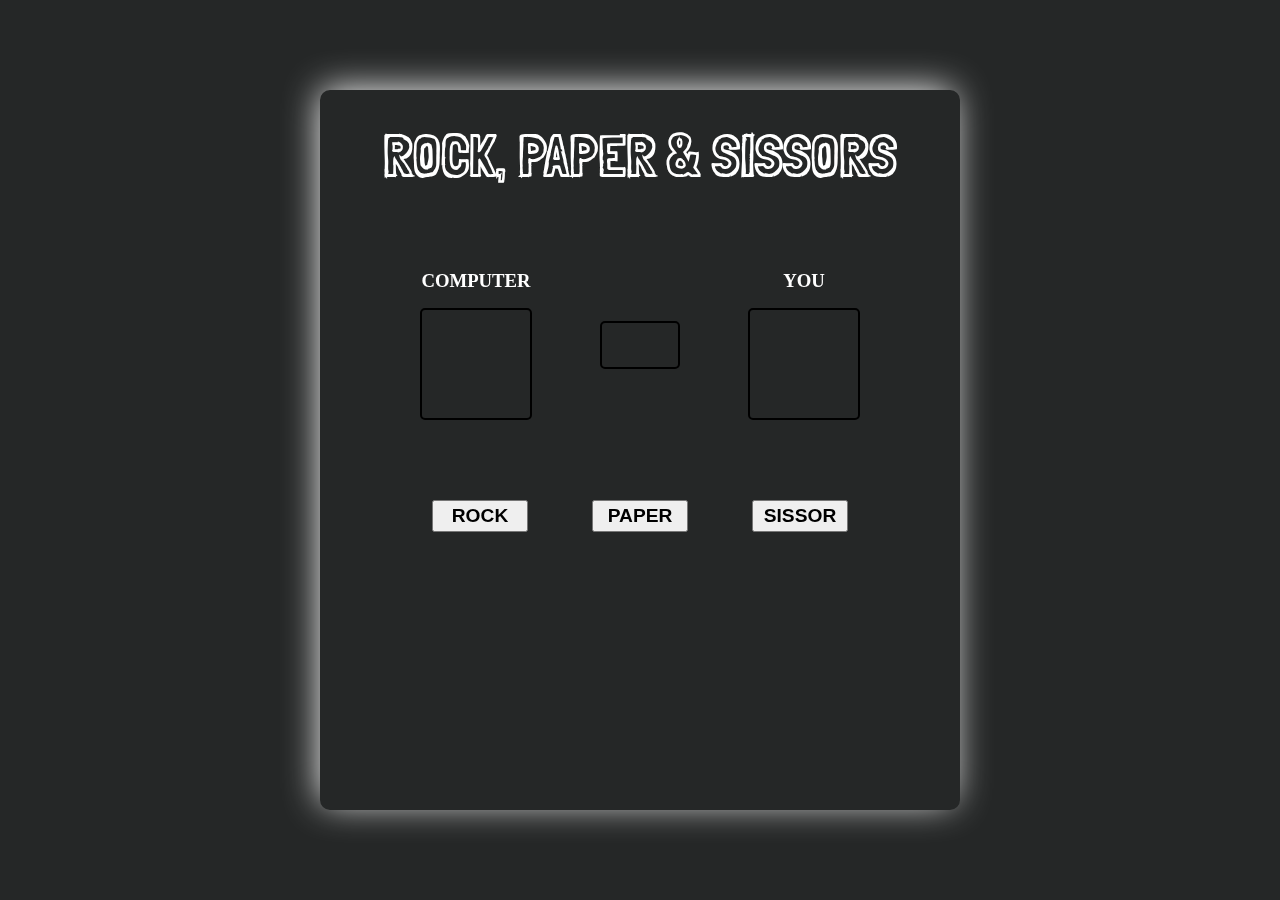
<file: Game FIles/index.html>
<!DOCTYPE html>
<html lang="en">

<head>
    <meta charset="UTF-8">
    <meta name="viewport" content="width=device-width, initial-scale=1.0">
    <link rel="stylesheet" href="style.css">
    <title>Document</title>
</head>

<body>
    <div class="cotainer">
        <div class="game">
            <div class="title_container">
                <h1>ROCK, PAPER & SISSORS</h1>
            </div>
            <div class="choiceAndScore">
                <div class="computerChoice choicebox">
                    <h3 class="comp">COMPUTER</h3>
                    <div class="compuImgBox imgbox"></div>
                </div>
                <div class="score"></div>
                <div class="palyerChoice choicebox">
                    <h3 class="player">YOU</h3>
                    <div class="yourImgbox imgbox"></div>
                </div>
            </div>
            <div class="choiceButton">
                <button class="inputButton " onclick="RockPaperAndSissors(1)">ROCK</button>
                <button class="inputButton " onclick="RockPaperAndSissors(2)">PAPER</button>
                <button class="inputButton " onclick="RockPaperAndSissors(3)">SISSOR</button>
            </div>
        </div>

    </div>

    <script src="script.js"></script>
</body>

</html>
</file>
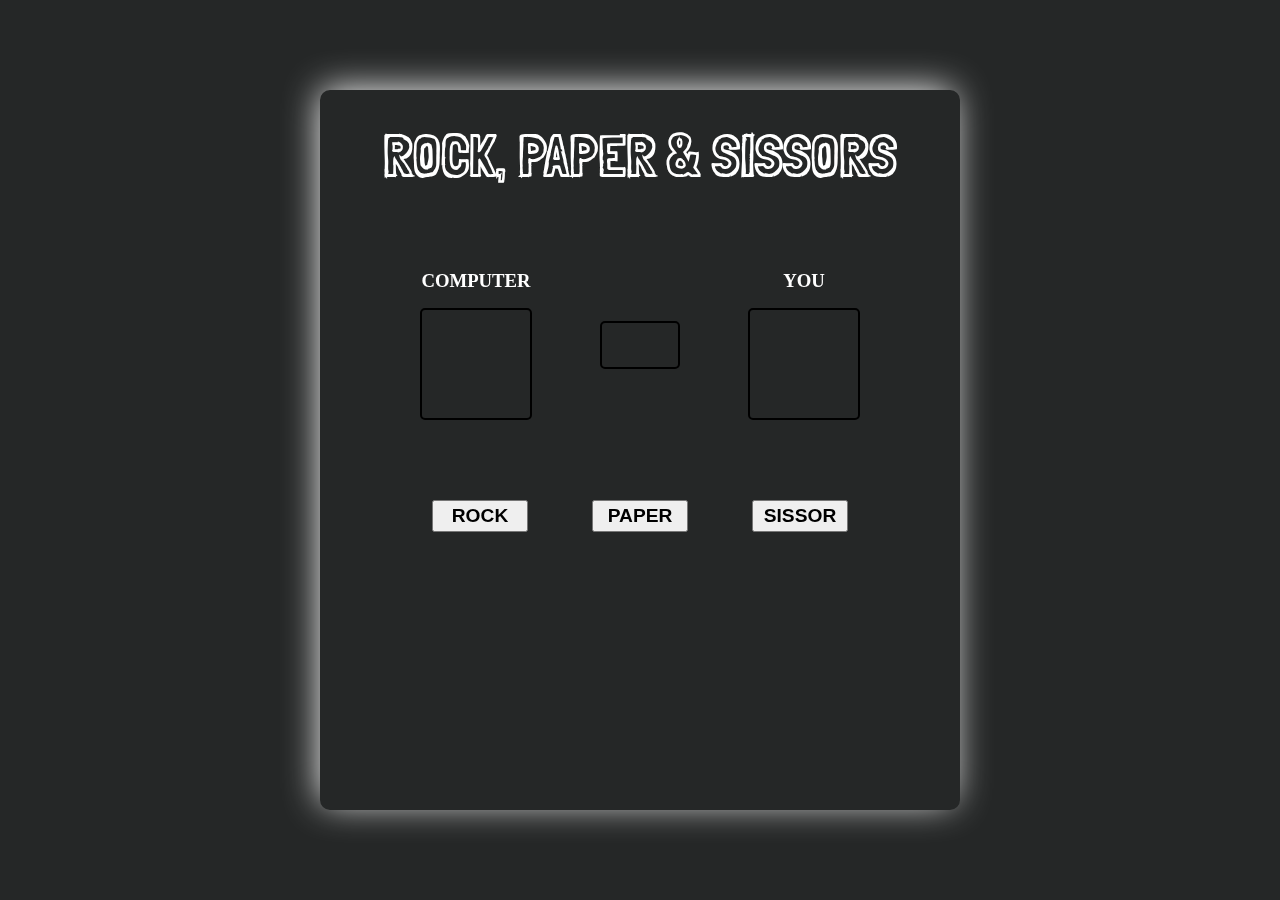
<file: Game FIles/room.html>
<!DOCTYPE html>
<html lang="en">
  <head>
    <meta charset="UTF-8" />
    <meta name="viewport" content="width=device-width, initial-scale=1.0" />
    <link rel="stylesheet" href="room.css" />
    <title>Document</title>
  </head>

  <body>
    <div class="cotainer">
      <div class="game">
        <div class="title_container">
          <h1>ROCK, PAPER & SISSORS</h1>
        </div>
        <div class="choiceAndScore">
          <div class="computerChoice choicebox">
            <h3 class="comp">COMPUTER</h3>
            <div class="compuImgBox imgbox"></div>
          </div>
          <div class="score"></div>
          <div class="palyerChoice choicebox">
            <h3 class="player">YOU</h3>
            <div class="yourImgbox imgbox"></div>
          </div>
        </div>
        <div class="choiceButton">
          <button class="inputButton" onclick="RockPaperAndSissors(1)">
            ROCK
          </button>
          <button class="inputButton" onclick="RockPaperAndSissors(2)">
            PAPER
          </button>
          <button class="inputButton" onclick="RockPaperAndSissors(3)">
            SISSOR
          </button>
        </div>
      </div>
    </div>

    <script src="room.js"></script>
  </body>
</html>
</file>
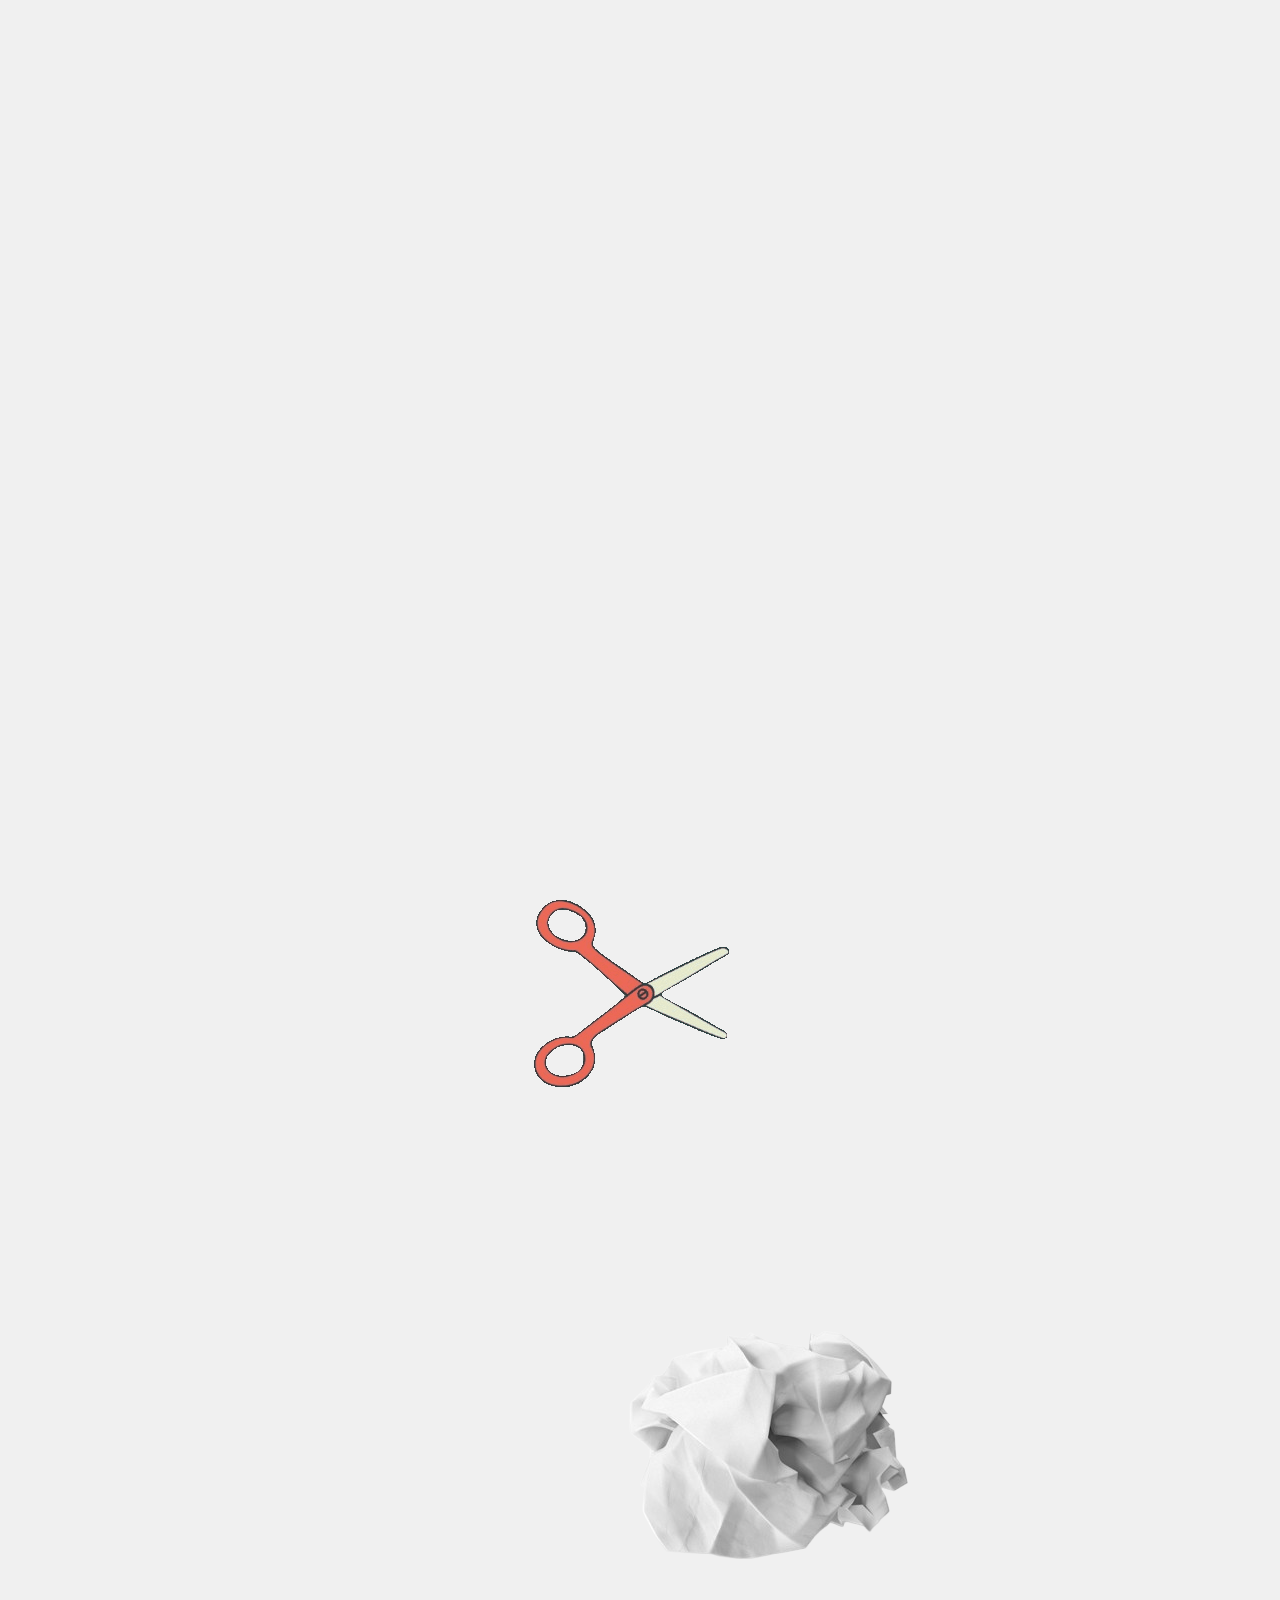
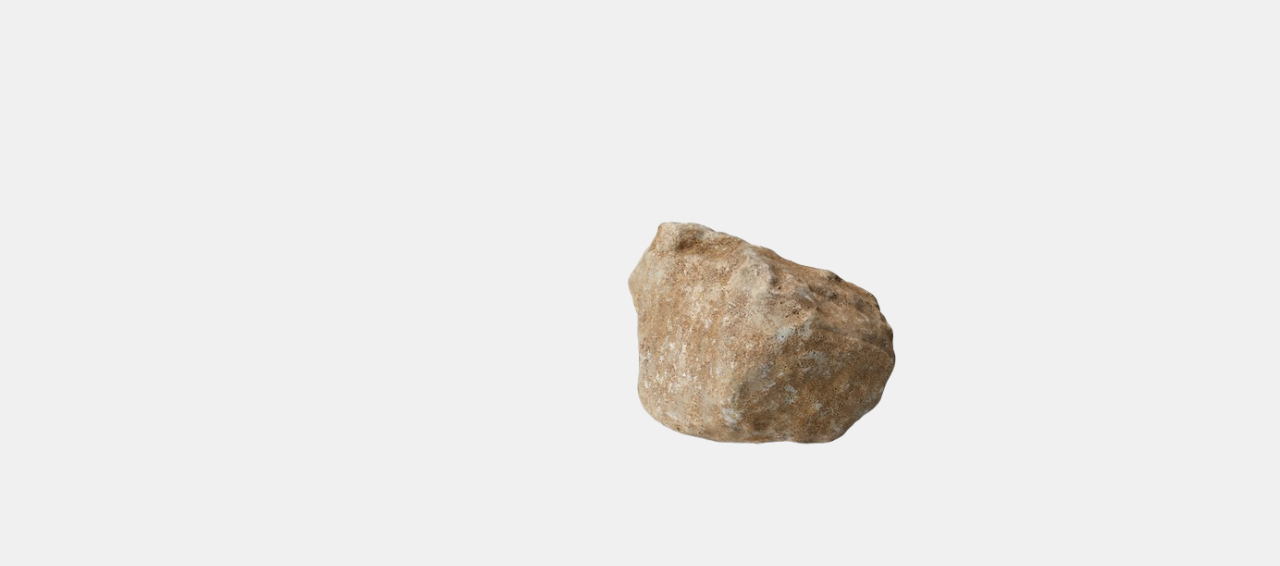
<file: Test Files/rotation.html>
<!DOCTYPE html>
<html lang="en">
  <head>
    <meta charset="UTF-8" />
    <meta name="viewport" content="width=device-width, initial-scale=1.0" />
    <title>Random Moving Emojis</title>
    <style>
      * {
        margin: 0;
        padding: 0;
        box-sizing: border-box;
      }

      body {
        height: 100vh;
        overflow: hidden;
        /* display: flex; */
        justify-content: center;
        align-items: center;
        background-color: #f0f0f0;
      }

      .emoji-container {
        position: relative;
        width: 100vw;
        height: 100vh;
      }

      .emoji {
        position: absolute;
        font-size: 2.5rem;
        animation: rotate 5s linear infinite;
      }

      @keyframes rotate {
        from {
          transform: rotate(0deg);
        }
        to {
          transform: rotate(360deg);
        }
      }
    </style>
  </head>
  <body>
    <div class="emoji-container">
      <!-- The 9 emojis -->
      <!-- <div class="emoji">😀</div>
      <div class="emoji">🎉</div>
      <div class="emoji">💻</div>
      <div class="emoji">🚀</div>
      <div class="emoji">❤️</div>
      <div class="emoji">🍕</div>
      <div class="emoji">🐶</div>
      <div class="emoji">🏀</div>
      <div class="emoji">🎶</div> -->
      <div class="emoji">
        <img src="/Assests/scissor-cut-unscreen.gif" alt="" />
        <img src="/Assests/crumbled_paper.png" alt="" />
        <img src="/Assests/stone.png" alt="" />
      </div>
    </div>

    <script>
      const emojis = document.querySelectorAll(".emoji");
      const container = document.querySelector(".emoji-container");
      const containerWidth = container.clientWidth;
      const containerHeight = container.clientHeight;

      emojis.forEach((emoji) => {
        // Set random initial positions
        let posX = Math.random() * (containerWidth - 50); // Adjusting for emoji size
        let posY = Math.random() * (containerHeight - 50); // Adjusting for emoji size
        emoji.style.left = `${posX}px`;
        emoji.style.top = `${posY}px`;

        // Random speeds for each emoji
        let speedX = (Math.random() * 2 + 1) * (Math.random() > 0.5 ? 1 : -1); // Random speed between -5 and 5
        let speedY = (Math.random() * 2 + 1) * (Math.random() > 0.5 ? 1 : -1); // Random speed between -5 and 5

        function moveEmoji() {
          // Update positions
          posX += speedX;
          posY += speedY;

          // Check boundaries for X (left and right walls)
          if (posX <= -100 || posX + 100 >= containerWidth) {
            speedX = -speedX; // Reverse direction on X-axis
          }

          // Check boundaries for Y (top and bottom walls)
          if (posY <= -100 || posY + 100 >= containerHeight) {
            speedY = -speedY; // Reverse direction on Y-axis
          }

          // Apply the new position to the emoji
          emoji.style.left = `${posX}px`;
          emoji.style.top = `${posY}px`;

          // Continue the animation
          requestAnimationFrame(moveEmoji);
        }

        // Start the movement
        moveEmoji();
      });
    </script>
  </body>
</html>
</file>
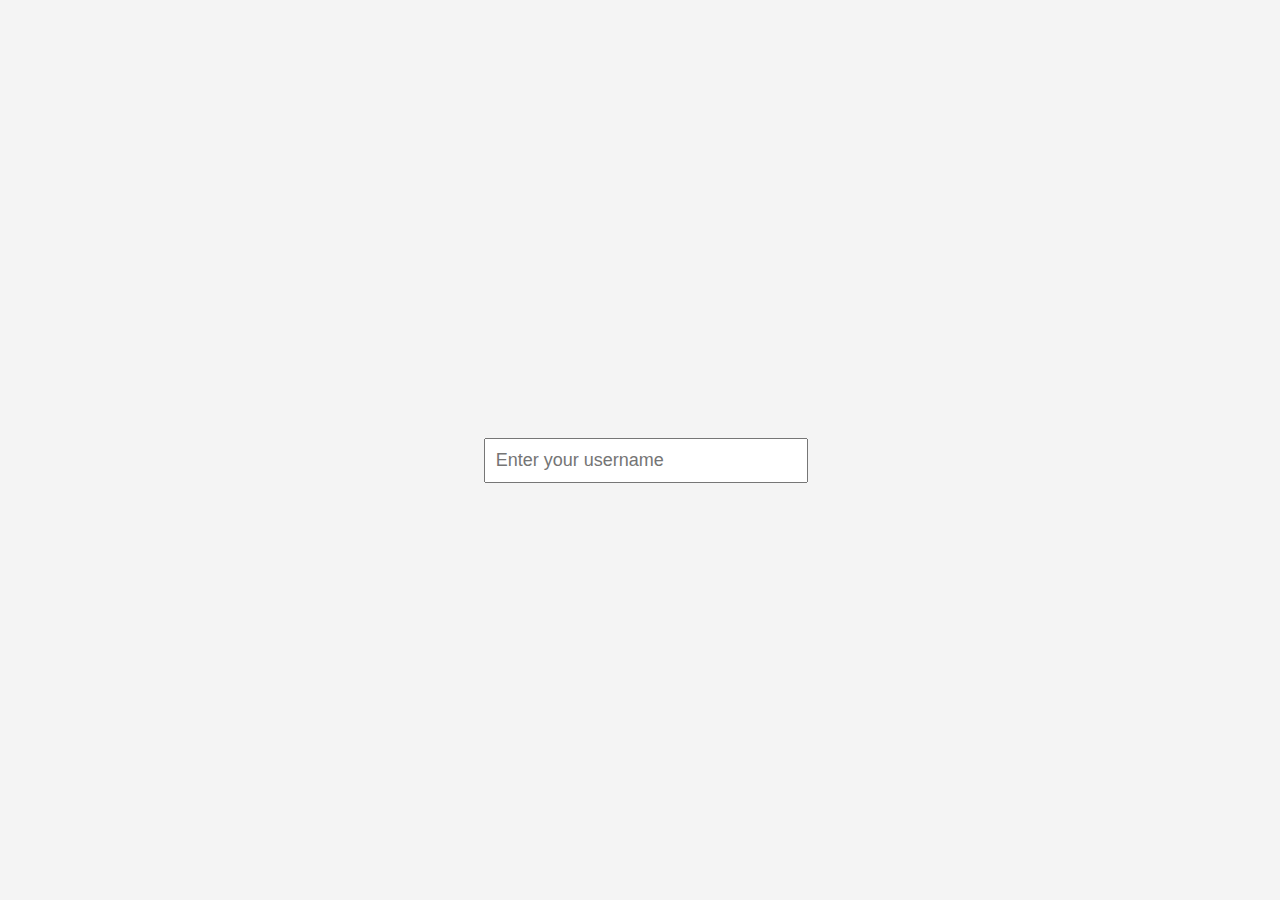
<file: Test Files/Lobby/userField.html>
<!DOCTYPE html>
<html lang="en">
  <head>
    <meta charset="UTF-8" />
    <meta name="viewport" content="width=device-width, initial-scale=1.0" />
    <title>Welcome Page</title>
    <link rel="stylesheet" href="userField.css" />
  </head>
  <body>
    <div class="container">
      <h1 id="welcome-message"></h1>
      <input
        type="text"
        id="username-input"
        placeholder="Enter your username"
        autocomplete="off" />
    </div>

    <script src="userField.js"></script>
  </body>
</html>
</file>
<file: Game FIles/style.css>
@import url('https://fonts.googleapis.com/css2?family=Londrina+Sketch&display=swap');
:root {
    --myFont: "Londrina Sketch", sans-serif;
}

* {
    margin: 0;
    padding: 0;
    box-sizing: border-box;
}

html,
body {
    height: 100%;
    width: 100%;
}

.cotainer {
    height: 100%;
    width: 100%;
    /* background-image: url(bgimage.jpg); */
    object-fit: contain;
    object-position: center;
    background-color: rgb(37, 39, 39);
    display: flex;
    justify-content: center;
    align-items: center;
}

.game {
    height: 80%;
    width: 50%;
    color: #fff;
    /* border: 2px solid #fff; */
    -webkit-box-shadow: -3px -4px 37px -3px rgba(255, 255, 255, 1);
    -moz-box-shadow: -3px -4px 37px -3px rgba(255, 255, 255, 1);
    box-shadow: -3px -4px 37px -4px rgba(255, 255, 255, 1);
    /* background-color: slategray; */
    backdrop-filter: blur(5px);
    display: flex;
    flex-direction: column;
    gap: 5rem;
    align-items: center;
    padding: 2rem 3rem;
    border-radius: 10px;
}

.title_container {
    width: 100%;
    font-family: var(--myFont);
    font-size: 1.8rem;
    text-align: center;
}

.title_container h1 {
    font-weight: 900;
}

.choiceAndScore {
    width: 100%;
    display: flex;
    justify-content: space-evenly;
    align-items: center;
    gap: 1rem;
}

.choicebox {
    display: flex;
    flex-direction: column;
    align-items: center;
    justify-content: space-evenly;
    gap: 1rem;
}

.imgbox {
    height: 7rem;
    width: 7rem;
    /* background-color: blue; */
    border: 2px solid black;
    border-radius: 5px;
    display: flex;
    justify-content: center;
    align-items: center;
}

.score {
    height: 3rem;
    width: 5rem;
    border: 2px solid black;
    border-radius: 5px;
    display: flex;
    justify-content: center;
    align-items: center;
    font-weight: bold;
}

.choiceButton {
    width: 100%;
    display: flex;
    justify-content: space-evenly;
    align-items: center;
}

.inputButton {
    height: 2rem;
    width: 6rem;
    font-size: 1.2rem;
    font-weight: bold;
}

.disable {
    cursor: not-allowed;
}
</file>
<file: Game FIles/room.css>
@import url('https://fonts.googleapis.com/css2?family=Londrina+Sketch&display=swap');
:root {
    --myFont: "Londrina Sketch", sans-serif;
}

* {
    margin: 0;
    padding: 0;
    box-sizing: border-box;
}

html,
body {
    height: 100%;
    width: 100%;
}

.cotainer {
    height: 100%;
    width: 100%;
    /* background-image: url(bgimage.jpg); */
    object-fit: contain;
    object-position: center;
    background-color: rgb(37, 39, 39);
    display: flex;
    justify-content: center;
    align-items: center;
}

.game {
    height: 80%;
    width: 50%;
    color: #fff;
    /* border: 2px solid #fff; */
    -webkit-box-shadow: -3px -4px 37px -3px rgba(255, 255, 255, 1);
    -moz-box-shadow: -3px -4px 37px -3px rgba(255, 255, 255, 1);
    box-shadow: -3px -4px 37px -4px rgba(255, 255, 255, 1);
    /* background-color: slategray; */
    backdrop-filter: blur(5px);
    display: flex;
    flex-direction: column;
    gap: 5rem;
    align-items: center;
    padding: 2rem 3rem;
    border-radius: 10px;
}

.title_container {
    width: 100%;
    font-family: var(--myFont);
    font-size: 1.8rem;
    text-align: center;
}

.title_container h1 {
    font-weight: 900;
}

.choiceAndScore {
    width: 100%;
    display: flex;
    justify-content: space-evenly;
    align-items: center;
    gap: 1rem;
}

.choicebox {
    display: flex;
    flex-direction: column;
    align-items: center;
    justify-content: space-evenly;
    gap: 1rem;
}

.imgbox {
    height: 7rem;
    width: 7rem;
    /* background-color: blue; */
    border: 2px solid black;
    border-radius: 5px;
    display: flex;
    justify-content: center;
    align-items: center;
}

.score {
    height: 3rem;
    width: 5rem;
    border: 2px solid black;
    border-radius: 5px;
    display: flex;
    justify-content: center;
    align-items: center;
    font-weight: bold;
}

.choiceButton {
    width: 100%;
    display: flex;
    justify-content: space-evenly;
    align-items: center;
}

.inputButton {
    height: 2rem;
    width: 6rem;
    font-size: 1.2rem;
    font-weight: bold;
}

.disable {
    cursor: not-allowed;
}
</file>
<file: Test Files/Lobby/userField.css>
body {
  font-family: "Courier New", Courier, monospace;
  display: flex;
  justify-content: center;
  align-items: center;
  height: 100vh;
  margin: 0;
  background-color: #f4f4f4;
}

.container {
  text-align: center;
  position: relative;
}

#username-input {
  padding: 10px;
  font-size: 18px;
  width: 300px;
  margin-top: 20px;
}

#username-input:focus {
  outline: none;
  border: 2px solid #4caf50;
}

#welcome-message {
  font-size: 24px;
  margin-bottom: 20px;
  white-space: nowrap;
  border-right: 2px solid black;
  display: inline-block;
  letter-spacing: 2px;
  opacity: 0;
  text-align: center;
  animation: blink-cursor 0.75s step-end infinite;
}

@keyframes typing {
  from {
    width: 0;
    opacity: 1;
  }
  to {
    width: 100%;
    opacity: 1;
  }
}

@keyframes blink-cursor {
  50% {
    border-color: transparent;
  }
}

.typing-effect {
  width: 0;
  overflow: hidden;
  animation: typing 2s steps(15, end) forwards;
}
</file>
